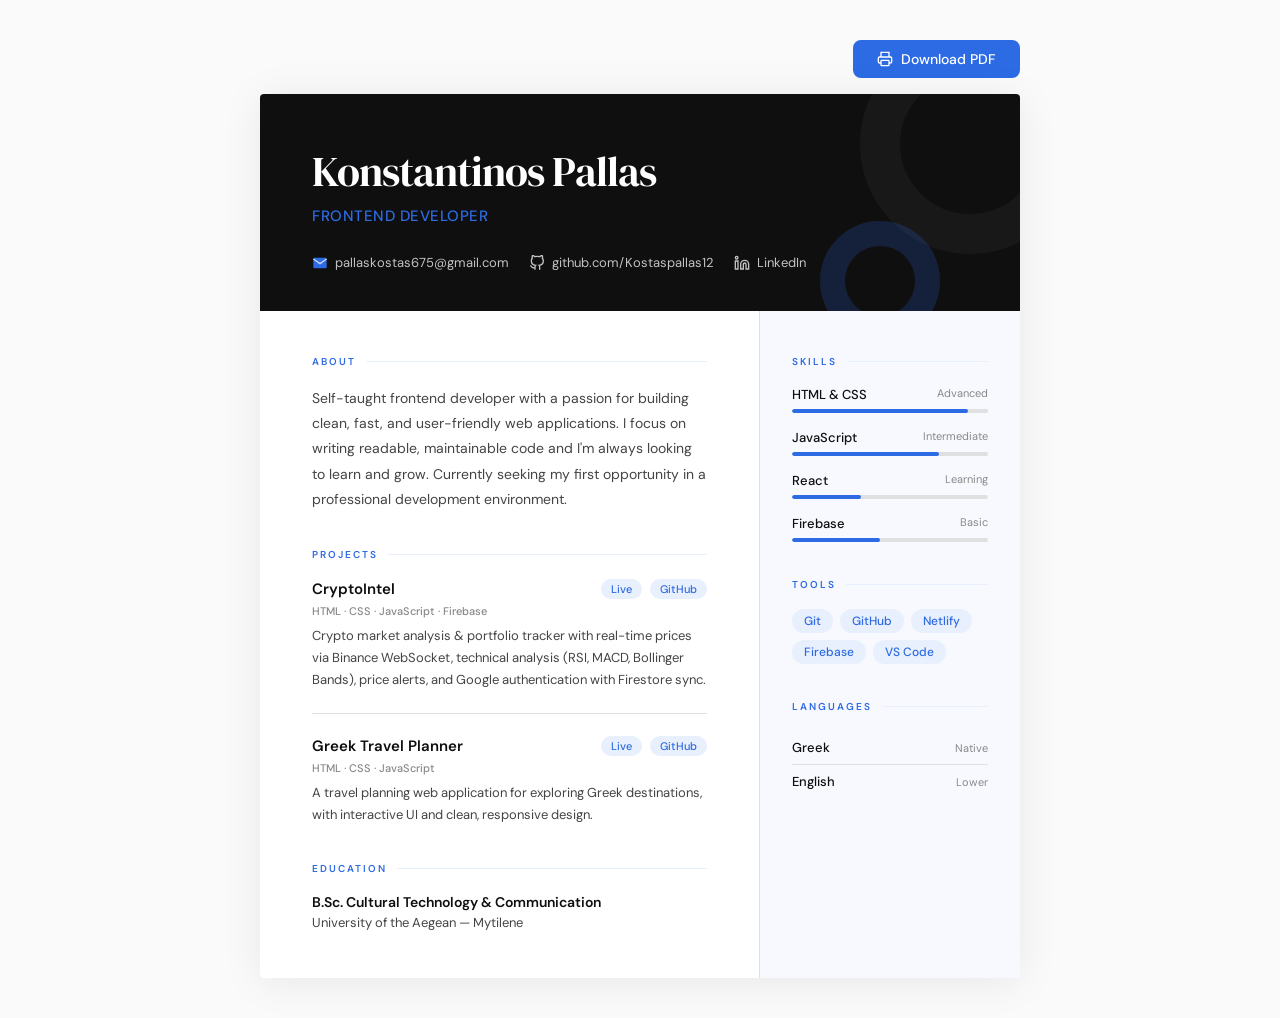
<file: cv.html>
<!DOCTYPE html>
<html lang="en">
<head>
<meta charset="UTF-8">
<meta name="viewport" content="width=device-width, initial-scale=1.0">
<title>Konstantinos Pallas — CV</title>
<link href="https://fonts.googleapis.com/css2?family=DM+Serif+Display&family=DM+Sans:wght@300;400;500;600&display=swap" rel="stylesheet">
<style>
  *, *::before, *::after { box-sizing: border-box; margin: 0; padding: 0; }

  :root {
    --ink: #0f0f0f;
    --ink-mid: #444;
    --ink-light: #888;
    --accent: #2d6be4;
    --accent-soft: #e8effd;
    --rule: #e0e0e0;
    --bg: #fafafa;
    --white: #ffffff;
  }

  body {
    font-family: 'DM Sans', sans-serif;
    background: var(--bg);
    color: var(--ink);
    min-height: 100vh;
    display: flex;
    flex-direction: column;
    align-items: center;
    padding: 40px 20px;
  }

  .page {
    background: var(--white);
    width: 100%;
    max-width: 760px;
    box-shadow: 0 4px 40px rgba(0,0,0,0.08);
    border-radius: 4px;
    overflow: hidden;
  }

  /* HEADER */
  .header {
    background: var(--ink);
    color: var(--white);
    padding: 48px 52px 40px;
    position: relative;
    overflow: hidden;
  }

  .header::before {
    content: '';
    position: absolute;
    top: -60px; right: -60px;
    width: 220px; height: 220px;
    border-radius: 50%;
    border: 40px solid rgba(255,255,255,0.04);
  }

  .header::after {
    content: '';
    position: absolute;
    bottom: -30px; right: 80px;
    width: 120px; height: 120px;
    border-radius: 50%;
    border: 25px solid rgba(45,107,228,0.2);
  }

  .header-name {
    font-family: 'DM Serif Display', serif;
    font-size: 42px;
    letter-spacing: -1px;
    margin-bottom: 6px;
    position: relative;
  }

  .header-role {
    color: var(--accent);
    font-size: 15px;
    font-weight: 500;
    letter-spacing: 0.5px;
    text-transform: uppercase;
    margin-bottom: 28px;
  }

  .header-contacts {
    display: flex;
    flex-wrap: wrap;
    gap: 20px;
  }

  .contact-item {
    display: flex;
    align-items: center;
    gap: 7px;
    font-size: 13px;
    color: rgba(255,255,255,0.75);
    text-decoration: none;
  }

  .contact-item:hover { color: white; }

  .contact-icon {
    width: 16px; height: 16px;
    fill: var(--accent);
    flex-shrink: 0;
  }

  /* BODY */
  .body {
    display: grid;
    grid-template-columns: 1fr 260px;
    min-height: 600px;
  }

  .main { padding: 44px 52px 44px 52px; border-right: 1px solid var(--rule); }
  .side { padding: 44px 32px; background: #f7f9ff; }

  /* SECTION */
  .section { margin-bottom: 36px; }
  .section:last-child { margin-bottom: 0; }

  .section-title {
    font-size: 10px;
    font-weight: 600;
    letter-spacing: 2px;
    text-transform: uppercase;
    color: var(--accent);
    margin-bottom: 18px;
    display: flex;
    align-items: center;
    gap: 10px;
  }

  .section-title::after {
    content: '';
    flex: 1;
    height: 1px;
    background: var(--accent-soft);
  }

  /* ABOUT */
  .about-text {
    font-size: 14px;
    line-height: 1.8;
    color: var(--ink-mid);
  }

  /* PROJECT */
  .project { margin-bottom: 22px; padding-bottom: 22px; border-bottom: 1px solid var(--rule); }
  .project:last-child { border-bottom: none; margin-bottom: 0; padding-bottom: 0; }

  .project-header {
    display: flex;
    justify-content: space-between;
    align-items: flex-start;
    margin-bottom: 5px;
  }

  .project-name {
    font-size: 15px;
    font-weight: 600;
    color: var(--ink);
  }

  .project-links { display: flex; gap: 8px; }

  .project-link {
    font-size: 11px;
    font-weight: 500;
    color: var(--accent);
    text-decoration: none;
    background: var(--accent-soft);
    padding: 3px 10px;
    border-radius: 20px;
  }

  .project-link:hover { background: var(--accent); color: white; }

  .project-tech {
    font-size: 11px;
    color: var(--ink-light);
    margin-bottom: 7px;
    font-weight: 500;
  }

  .project-desc {
    font-size: 13px;
    color: var(--ink-mid);
    line-height: 1.7;
  }

  /* SIDE SKILL */
  .skill-item { margin-bottom: 16px; }

  .skill-label {
    display: flex;
    justify-content: space-between;
    font-size: 13px;
    font-weight: 500;
    margin-bottom: 6px;
    color: var(--ink);
  }

  .skill-level {
    font-size: 11px;
    color: var(--ink-light);
    font-weight: 400;
  }

  .skill-bar {
    height: 4px;
    background: var(--rule);
    border-radius: 99px;
    overflow: hidden;
  }

  .skill-fill {
    height: 100%;
    background: var(--accent);
    border-radius: 99px;
  }

  /* TAG */
  .tag-list { display: flex; flex-wrap: wrap; gap: 7px; }

  .tag {
    font-size: 12px;
    font-weight: 500;
    background: var(--accent-soft);
    color: var(--accent);
    padding: 4px 12px;
    border-radius: 20px;
  }

  /* EDUCATION */
  .edu-degree {
    font-size: 14px;
    font-weight: 600;
    margin-bottom: 3px;
  }

  .edu-school {
    font-size: 13px;
    color: var(--ink-mid);
    margin-bottom: 3px;
  }

  .edu-date {
    font-size: 12px;
    color: var(--ink-light);
  }

  /* LANGUAGE */
  .lang-item {
    display: flex;
    justify-content: space-between;
    align-items: center;
    font-size: 13px;
    padding: 8px 0;
    border-bottom: 1px solid var(--rule);
    font-weight: 500;
  }

  .lang-item:last-child { border-bottom: none; }

  .lang-level {
    font-size: 11px;
    color: var(--ink-light);
    font-weight: 400;
  }

  /* PRINT BUTTON */
  .print-bar {
    max-width: 760px;
    width: 100%;
    display: flex;
    justify-content: flex-end;
    margin-bottom: 16px;
  }

  .print-btn {
    background: var(--accent);
    color: white;
    border: none;
    padding: 10px 24px;
    border-radius: 8px;
    font-size: 14px;
    font-weight: 500;
    cursor: pointer;
    font-family: 'DM Sans', sans-serif;
    display: flex;
    align-items: center;
    gap: 8px;
  }

  .print-btn:hover { background: #1a56cc; }

  @media print {
    body { background: white; padding: 0; }
    .print-bar { display: none; }
    .page { box-shadow: none; border-radius: 0; }
  }
</style>
</head>
<body>

<div class="print-bar">
  <button class="print-btn" onclick="window.print()">
    <svg width="16" height="16" fill="none" stroke="currentColor" stroke-width="2" viewBox="0 0 24 24">
      <path d="M6 9V2h12v7M6 18H4a2 2 0 01-2-2v-5a2 2 0 012-2h16a2 2 0 012 2v5a2 2 0 01-2 2h-2"/>
      <rect x="6" y="14" width="12" height="8" rx="1"/>
    </svg>
    Download PDF
  </button>
</div>

<div class="page">

  <!-- HEADER -->
  <div class="header">
    <div class="header-name">Konstantinos Pallas</div>
    <div class="header-role">Frontend Developer</div>
    <div class="header-contacts">
      <a href="mailto:pallaskostas675@gmail.com" class="contact-item">
        <svg class="contact-icon" viewBox="0 0 24 24"><path d="M4 4h16c1.1 0 2 .9 2 2v12c0 1.1-.9 2-2 2H4c-1.1 0-2-.9-2-2V6c0-1.1.9-2 2-2z"/><polyline points="22,6 12,13 2,6" fill="none" stroke="currentColor" stroke-width="2"/></svg>
        pallaskostas675@gmail.com
      </a>
      <a href="https://github.com/Kostaspallas12" target="_blank" class="contact-item">
        <svg class="contact-icon" viewBox="0 0 24 24"><path d="M9 19c-5 1.5-5-2.5-7-3m14 6v-3.87a3.37 3.37 0 00-.94-2.61c3.14-.35 6.44-1.54 6.44-7A5.44 5.44 0 0020 4.77 5.07 5.07 0 0019.91 1S18.73.65 16 2.48a13.38 13.38 0 00-7 0C6.27.65 5.09 1 5.09 1A5.07 5.07 0 005 4.77a5.44 5.44 0 00-1.5 3.78c0 5.42 3.3 6.61 6.44 7A3.37 3.37 0 009 18.13V22" fill="none" stroke="currentColor" stroke-width="2"/></svg>
        github.com/Kostaspallas12
      </a>
      <a href="https://www.linkedin.com/in/kwstas-pallas-05b54b203/" target="_blank" class="contact-item">
        <svg class="contact-icon" viewBox="0 0 24 24"><path d="M16 8a6 6 0 016 6v7h-4v-7a2 2 0 00-2-2 2 2 0 00-2 2v7h-4v-7a6 6 0 016-6zM2 9h4v12H2z" fill="none" stroke="currentColor" stroke-width="2"/><circle cx="4" cy="4" r="2" fill="none" stroke="currentColor" stroke-width="2"/></svg>
        LinkedIn
      </a>
    </div>
  </div>

  <div class="body">

    <!-- MAIN -->
    <div class="main">

      <div class="section">
        <div class="section-title">About</div>
        <p class="about-text">Self-taught frontend developer with a passion for building clean, fast, and user-friendly web applications. I focus on writing readable, maintainable code and I'm always looking to learn and grow. Currently seeking my first opportunity in a professional development environment.</p>
      </div>

      <div class="section">
        <div class="section-title">Projects</div>

        <div class="project">
          <div class="project-header">
            <div class="project-name">CryptoIntel</div>
            <div class="project-links">
              <a href="https://cryptointel1.firebaseapp.com/" target="_blank" class="project-link">Live</a>
              <a href="https://github.com/Kostaspallas12/cryptoapp" target="_blank" class="project-link">GitHub</a>
            </div>
          </div>
          <div class="project-tech">HTML · CSS · JavaScript · Firebase</div>
          <div class="project-desc">Crypto market analysis & portfolio tracker with real-time prices via Binance WebSocket, technical analysis (RSI, MACD, Bollinger Bands), price alerts, and Google authentication with Firestore sync.</div>
        </div>

        <div class="project">
          <div class="project-header">
            <div class="project-name">Greek Travel Planner</div>
            <div class="project-links">
              <a href="https://greek-travel-planner.netlify.app/" target="_blank" class="project-link">Live</a>
              <a href="https://github.com/Kostaspallas12/Greek-Travel-Planner" target="_blank" class="project-link">GitHub</a>
            </div>
          </div>
          <div class="project-tech">HTML · CSS · JavaScript</div>
          <div class="project-desc">A travel planning web application for exploring Greek destinations, with interactive UI and clean, responsive design.</div>
        </div>

      </div>

      <div class="section">
        <div class="section-title">Education</div>
        <div class="edu-degree">B.Sc. Cultural Technology & Communication</div>
        <div class="edu-school">University of the Aegean — Mytilene</div>
      </div>

    </div>

    <!-- SIDEBAR -->
    <div class="side">

      <div class="section">
        <div class="section-title">Skills</div>

        <div class="skill-item">
          <div class="skill-label">HTML & CSS <span class="skill-level">Advanced</span></div>
          <div class="skill-bar"><div class="skill-fill" style="width:90%"></div></div>
        </div>

        <div class="skill-item">
          <div class="skill-label">JavaScript <span class="skill-level">Intermediate</span></div>
          <div class="skill-bar"><div class="skill-fill" style="width:75%"></div></div>
        </div>

        <div class="skill-item">
          <div class="skill-label">React <span class="skill-level">Learning</span></div>
          <div class="skill-bar"><div class="skill-fill" style="width:35%"></div></div>
        </div>

        <div class="skill-item">
          <div class="skill-label">Firebase <span class="skill-level">Basic</span></div>
          <div class="skill-bar"><div class="skill-fill" style="width:45%"></div></div>
        </div>

      </div>

      <div class="section">
        <div class="section-title">Tools</div>
        <div class="tag-list">
          <span class="tag">Git</span>
          <span class="tag">GitHub</span>
          <span class="tag">Netlify</span>
          <span class="tag">Firebase</span>
          <span class="tag">VS Code</span>
        </div>
      </div>

      <div class="section">
        <div class="section-title">Languages</div>
        <div class="lang-item">
          Greek <span class="lang-level">Native</span>
        </div>
        <div class="lang-item">
          English <span class="lang-level">Lower</span>
        </div>
      </div>

    </div>
  </div>
</div>

</body>
</html>
</file>
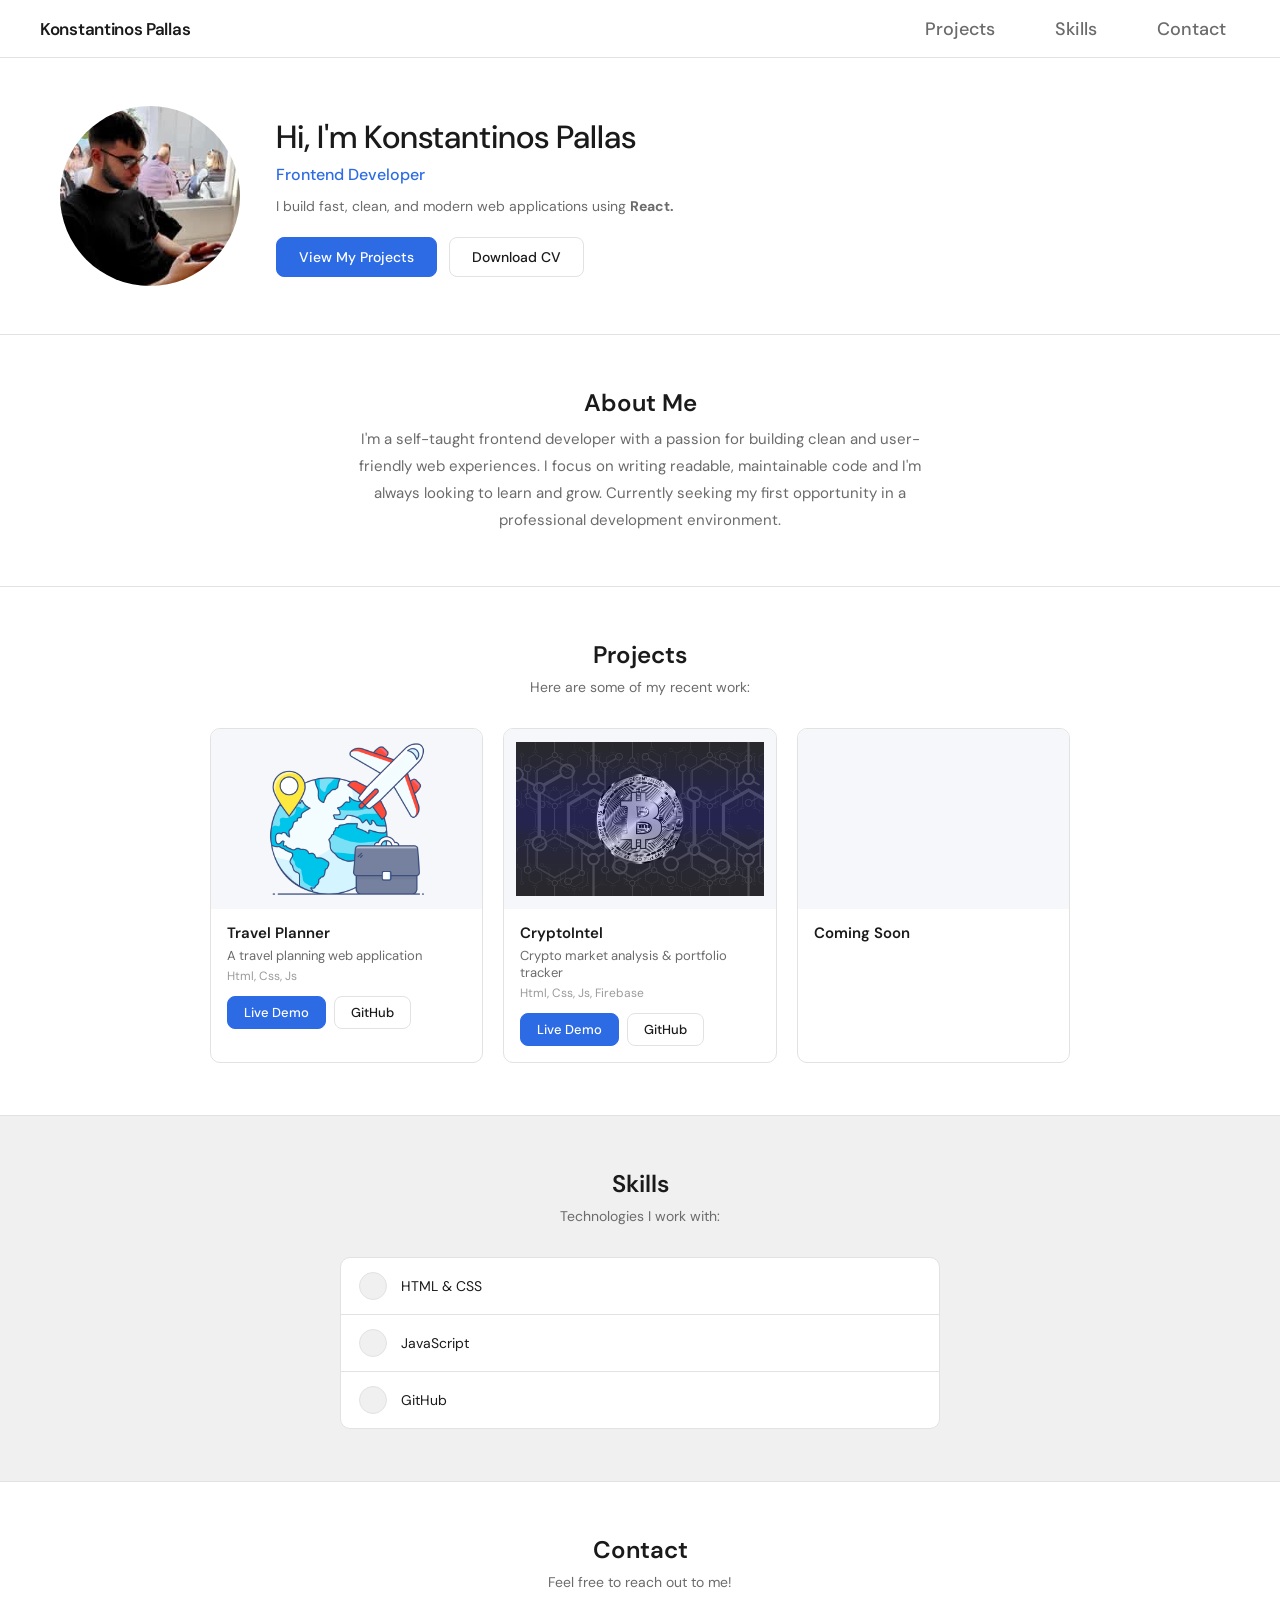
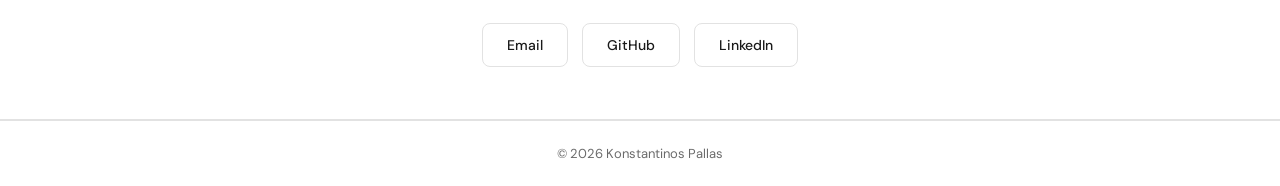
<file: index1.html>
<!DOCTYPE html>
<html lang="en">
<head>
    <meta charset="UTF-8">
    <meta name="viewport" content="width=device-width, initial-scale=1.0, maximum-scale=1.0">
    <title>My Portfolio</title>
    <link rel="icon" type="image/png" href="favicon.png">
    <!-- Google tag (gtag.js) -->
    <script async src="https://www.googletagmanager.com/gtag/js?id=G-DTH28MSZ29"></script>
    <script>
      window.dataLayer = window.dataLayer || [];
      function gtag(){dataLayer.push(arguments);}
      gtag('js', new Date());
      gtag('config', 'G-DTH28MSZ29');
    </script>
    <link rel="preconnect" href="https://fonts.googleapis.com">
    <link href="https://fonts.googleapis.com/css2?family=DM+Sans:wght@400;500;600&display=swap" rel="stylesheet">
    <link rel="stylesheet" href="style.css" />
</head>
<body>

<nav>
    <div class="logo">Konstantinos Pallas</div>
    <ul>
        <li><a href="#projects">Projects</a></li>
        <li><a href="#skills">Skills</a></li>
        <li><a href="#contact">Contact</a></li>
    </ul>
</nav>

<div class="hero">
    
     <img src="profile.jpg" class="hero-avatar" alt="Konstantinos Pallas" style="object-fit: cover;">
    <div class="hero-text">
        <h1>Hi, I'm Konstantinos Pallas</h1>
        <p class="hero-role">Frontend Developer</p>
        <p class="hero-bio">I build fast, clean, and modern web applications using <strong>React.</strong></p>
        <div class="hero-btns">
            <a href="#projects" class="btn btn-primary">View My Projects</a>
            <a href="cv.html" target="_blank" class="btn btn-outline">Download CV</a>
        </div>
    </div>
</div>

<section id="about">
    <h2>About Me</h2>
    <p>I'm a self-taught frontend developer with a passion for building clean and user-friendly web experiences. I focus on writing readable, maintainable code and I'm always looking to learn and grow. Currently seeking my first opportunity in a professional development environment.</p>
</section>

<section id="projects">
    <h2>Projects</h2>
    <p class="section-sub">Here are some of my recent work:</p>
    <div class="projects-grid">

        <div class="project-card">
            <img src="travel-planner.png" alt="Travel Planner" class="project-thumb">
            <div class="project-body">
                <h3>Travel Planner</h3>
                <p>A travel planning web application</p>
                <span>Html, Css, Js</span>
                <div class="project-btns">
                    <a href="https://greek-travel-planner.netlify.app/" target="_blank" class="btn btn-primary">Live Demo</a>
                    <a href="https://github.com/Kostaspallas12/Greek-Travel-Planner" target="_blank" class="btn btn-outline">GitHub</a>
                </div>
            </div>
        </div>

        <div class="project-card">
            <img src="cryptoapp.jpg" alt="CryptoIntel" class="project-thumb">
            <div class="project-body">
                <h3>CryptoIntel</h3>
                <p>Crypto market analysis & portfolio tracker</p>
                <span>Html, Css, Js, Firebase</span>
                <div class="project-btns">
                    <a href="https://cryptointel1.firebaseapp.com/" target="_blank" class="btn btn-primary">Live Demo</a>
                    <a href="https://github.com/Kostaspallas12/cryptoapp" target="_blank" class="btn btn-outline">GitHub</a>
                </div>
            </div>
        </div>

        <div class="project-card">
            <div class="project-thumb"></div>
            <div class="project-body">
                <h3>Coming Soon</h3>
            </div>
        </div>

    </div>
</section>

<section id="skills">
    <h2>Skills</h2>
    <p class="section-sub">Technologies I work with:</p>
    <div class="resume-list">
        <div class="resume-item">
            <div class="resume-dot"></div>
            <p>HTML & CSS</p>
        </div>
        <div class="resume-item">
            <div class="resume-dot"></div>
            <p>JavaScript</p>
        </div>
        <div class="resume-item">
            <div class="resume-dot"></div>
            <p>GitHub</p>
        </div>
    </div>
</section>

<section id="contact">
    <h2>Contact</h2>
    <p class="section-sub">Feel free to reach out to me!</p>
    <div class="contact-links">
        <a href="mailto:Pallaskostas675@gmail.com" class="contact-btn">Email</a>
        <a href="https://github.com/Kostaspallas12" target="_blank" class="contact-btn">GitHub</a>
        <a href="https://www.linkedin.com/in/kwstas-pallas-05b54b203/" target="_blank" class="contact-btn">LinkedIn</a>
    </div>
</section>

<footer>
    <p>© 2026 Konstantinos Pallas</p>
</footer>

</body>
</html>
</file>
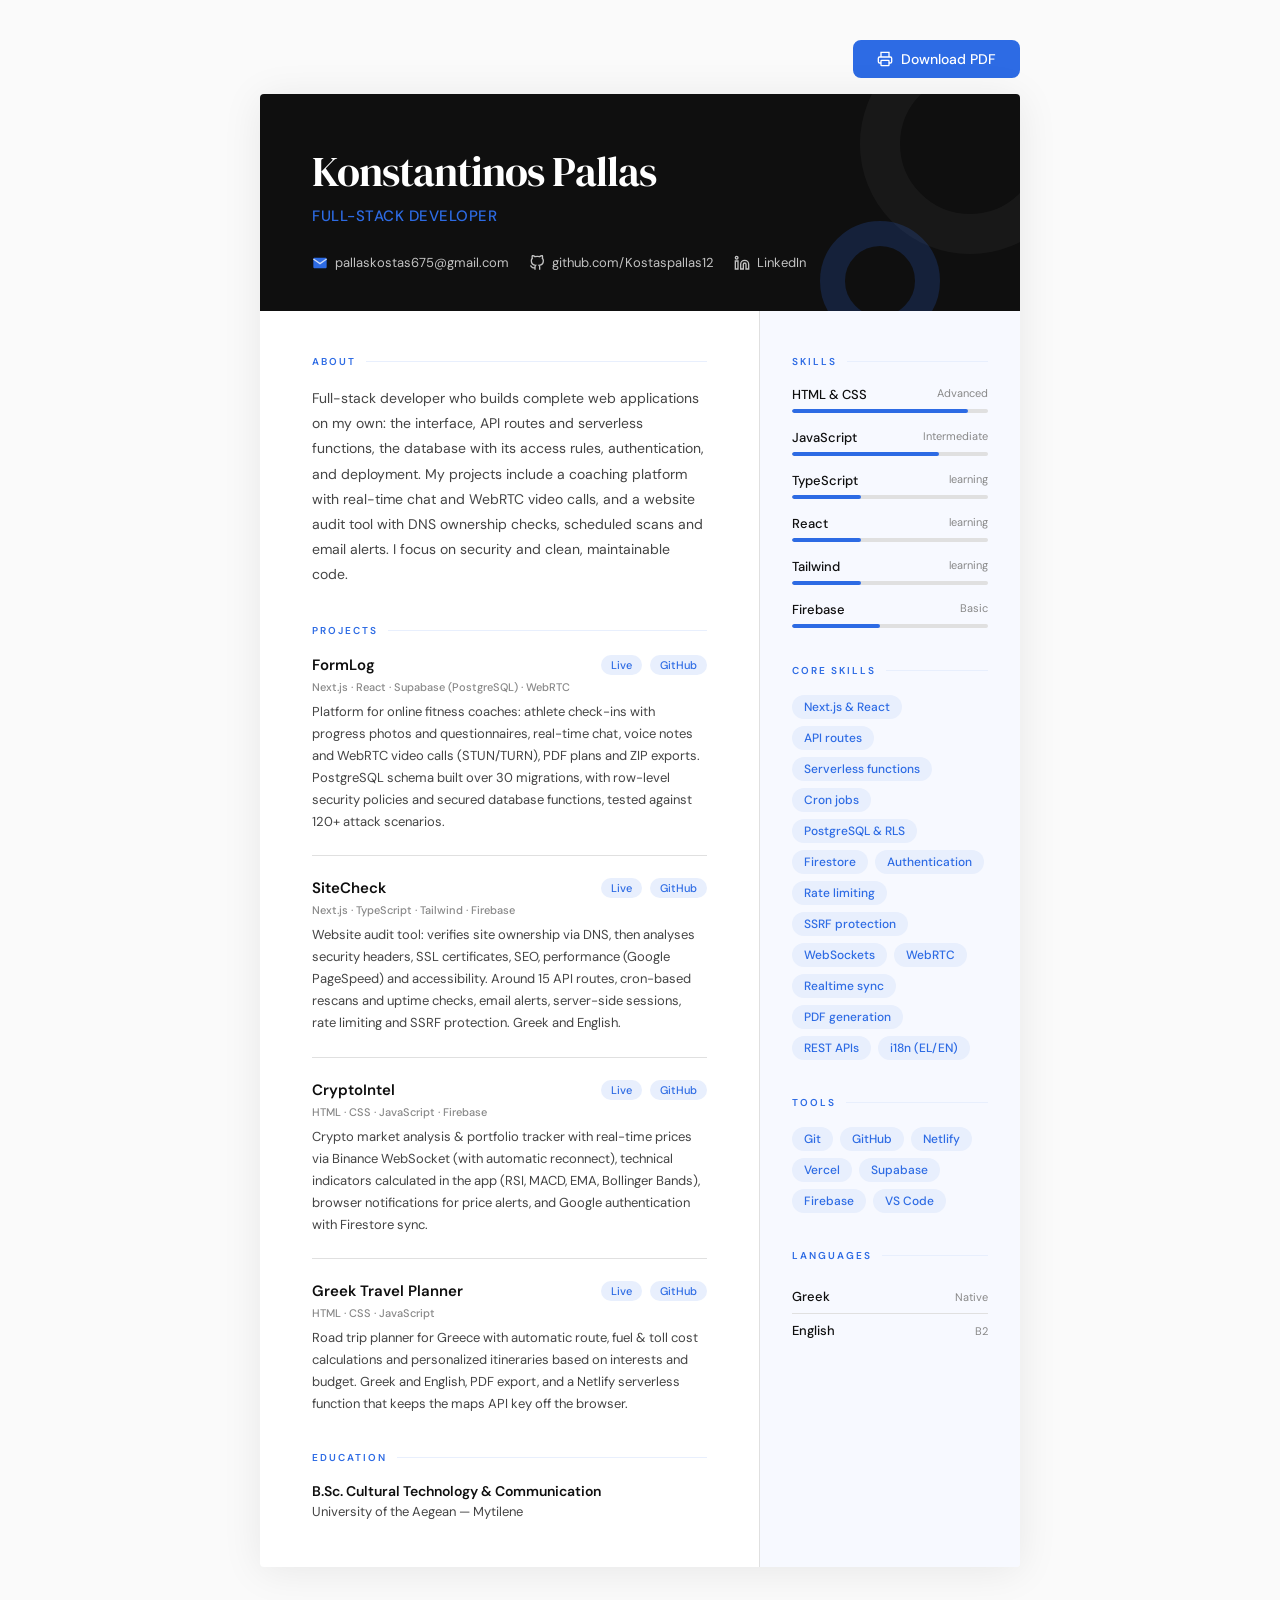
<file: public/cv.html>
<!DOCTYPE html>
<html lang="en">
<head>
<meta charset="UTF-8">
<meta name="viewport" content="width=device-width, initial-scale=1.0">
<title>Konstantinos Pallas — CV</title>
<link href="https://fonts.googleapis.com/css2?family=DM+Serif+Display&family=DM+Sans:wght@300;400;500;600&display=swap" rel="stylesheet">
<style>
  *, *::before, *::after { box-sizing: border-box; margin: 0; padding: 0; }

  :root {
    --ink: #0f0f0f;
    --ink-mid: #444;
    --ink-light: #888;
    --accent: #2d6be4;
    --accent-soft: #e8effd;
    --rule: #e0e0e0;
    --bg: #fafafa;
    --white: #ffffff;
  }

  body {
    font-family: 'DM Sans', sans-serif;
    background: var(--bg);
    color: var(--ink);
    min-height: 100vh;
    display: flex;
    flex-direction: column;
    align-items: center;
    padding: 40px 20px;
  }

  .page {
    background: var(--white);
    width: 100%;
    max-width: 760px;
    box-shadow: 0 4px 40px rgba(0,0,0,0.08);
    border-radius: 4px;
    overflow: hidden;
  }

  /* HEADER */
  .header {
    background: var(--ink);
    color: var(--white);
    padding: 48px 52px 40px;
    position: relative;
    overflow: hidden;
  }

  .header::before {
    content: '';
    position: absolute;
    top: -60px; right: -60px;
    width: 220px; height: 220px;
    border-radius: 50%;
    border: 40px solid rgba(255,255,255,0.04);
  }

  .header::after {
    content: '';
    position: absolute;
    bottom: -30px; right: 80px;
    width: 120px; height: 120px;
    border-radius: 50%;
    border: 25px solid rgba(45,107,228,0.2);
  }

  .header-name {
    font-family: 'DM Serif Display', serif;
    font-size: 42px;
    letter-spacing: -1px;
    margin-bottom: 6px;
    position: relative;
  }

  .header-role {
    color: var(--accent);
    font-size: 15px;
    font-weight: 500;
    letter-spacing: 0.5px;
    text-transform: uppercase;
    margin-bottom: 28px;
  }

  .header-contacts {
    display: flex;
    flex-wrap: wrap;
    gap: 20px;
  }

  .contact-item {
    display: flex;
    align-items: center;
    gap: 7px;
    font-size: 13px;
    color: rgba(255,255,255,0.75);
    text-decoration: none;
  }

  .contact-item:hover { color: white; }

  .contact-icon {
    width: 16px; height: 16px;
    fill: var(--accent);
    flex-shrink: 0;
  }

  /* BODY */
  .body {
    display: grid;
    grid-template-columns: 1fr 260px;
    min-height: 600px;
  }

  .main { padding: 44px 52px 44px 52px; border-right: 1px solid var(--rule); }
  .side { padding: 44px 32px; background: #f7f9ff; }

  /* SECTION */
  .section { margin-bottom: 36px; }
  .section:last-child { margin-bottom: 0; }

  .section-title {
    font-size: 10px;
    font-weight: 600;
    letter-spacing: 2px;
    text-transform: uppercase;
    color: var(--accent);
    margin-bottom: 18px;
    display: flex;
    align-items: center;
    gap: 10px;
  }

  .section-title::after {
    content: '';
    flex: 1;
    height: 1px;
    background: var(--accent-soft);
  }

  /* ABOUT */
  .about-text {
    font-size: 14px;
    line-height: 1.8;
    color: var(--ink-mid);
  }

  /* PROJECT */
  .project { margin-bottom: 22px; padding-bottom: 22px; border-bottom: 1px solid var(--rule); }
  .project:last-child { border-bottom: none; margin-bottom: 0; padding-bottom: 0; }

  .project-header {
    display: flex;
    justify-content: space-between;
    align-items: flex-start;
    margin-bottom: 5px;
  }

  .project-name {
    font-size: 15px;
    font-weight: 600;
    color: var(--ink);
  }

  .project-links { display: flex; gap: 8px; }

  .project-link {
    font-size: 11px;
    font-weight: 500;
    color: var(--accent);
    text-decoration: none;
    background: var(--accent-soft);
    padding: 3px 10px;
    border-radius: 20px;
  }

  .project-link:hover { background: var(--accent); color: white; }

  .project-tech {
    font-size: 11px;
    color: var(--ink-light);
    margin-bottom: 7px;
    font-weight: 500;
  }

  .project-desc {
    font-size: 13px;
    color: var(--ink-mid);
    line-height: 1.7;
  }

  /* SIDE SKILL */
  .skill-item { margin-bottom: 16px; }

  .skill-label {
    display: flex;
    justify-content: space-between;
    font-size: 13px;
    font-weight: 500;
    margin-bottom: 6px;
    color: var(--ink);
  }

  .skill-level {
    font-size: 11px;
    color: var(--ink-light);
    font-weight: 400;
  }

  .skill-bar {
    height: 4px;
    background: var(--rule);
    border-radius: 99px;
    overflow: hidden;
  }

  .skill-fill {
    height: 100%;
    background: var(--accent);
    border-radius: 99px;
  }

  /* TAG */
  .tag-list { display: flex; flex-wrap: wrap; gap: 7px; }

  .tag {
    font-size: 12px;
    font-weight: 500;
    background: var(--accent-soft);
    color: var(--accent);
    padding: 4px 12px;
    border-radius: 20px;
  }

  /* EDUCATION */
  .edu-degree {
    font-size: 14px;
    font-weight: 600;
    margin-bottom: 3px;
  }

  .edu-school {
    font-size: 13px;
    color: var(--ink-mid);
    margin-bottom: 3px;
  }

  .edu-date {
    font-size: 12px;
    color: var(--ink-light);
  }

  /* LANGUAGE */
  .lang-item {
    display: flex;
    justify-content: space-between;
    align-items: center;
    font-size: 13px;
    padding: 8px 0;
    border-bottom: 1px solid var(--rule);
    font-weight: 500;
  }

  .lang-item:last-child { border-bottom: none; }

  .lang-level {
    font-size: 11px;
    color: var(--ink-light);
    font-weight: 400;
  }

  /* PRINT BUTTON */
  .print-bar {
    max-width: 760px;
    width: 100%;
    display: flex;
    justify-content: flex-end;
    margin-bottom: 16px;
  }

  .print-btn {
    background: var(--accent);
    color: white;
    border: none;
    padding: 10px 24px;
    border-radius: 8px;
    font-size: 14px;
    font-weight: 500;
    cursor: pointer;
    font-family: 'DM Sans', sans-serif;
    display: flex;
    align-items: center;
    gap: 8px;
  }

  .print-btn:hover { background: #1a56cc; }

  @media print {
    body { background: white; padding: 0; }
    .print-bar { display: none; }
    .page { box-shadow: none; border-radius: 0; }

    .header { padding: 28px 52px 22px; }
    .body { min-height: auto; }
    .main { padding: 26px 52px; }
    .side { padding: 26px 32px; }
    .section { margin-bottom: 20px; }
    .section-title { margin-bottom: 12px; }
    .project { margin-bottom: 12px; padding-bottom: 12px; }
    .skill-item { margin-bottom: 10px; }
  }
</style>
</head>
<body>

<div class="print-bar">
  <button class="print-btn" onclick="window.print()">
    <svg width="16" height="16" fill="none" stroke="currentColor" stroke-width="2" viewBox="0 0 24 24">
      <path d="M6 9V2h12v7M6 18H4a2 2 0 01-2-2v-5a2 2 0 012-2h16a2 2 0 012 2v5a2 2 0 01-2 2h-2"/>
      <rect x="6" y="14" width="12" height="8" rx="1"/>
    </svg>
    Download PDF
  </button>
</div>

<div class="page">

  <!-- HEADER -->
  <div class="header">
    <div class="header-name">Konstantinos Pallas</div>
    <div class="header-role">Full-Stack Developer</div>
    <div class="header-contacts">
      <a href="mailto:pallaskostas675@gmail.com" class="contact-item">
        <svg class="contact-icon" viewBox="0 0 24 24"><path d="M4 4h16c1.1 0 2 .9 2 2v12c0 1.1-.9 2-2 2H4c-1.1 0-2-.9-2-2V6c0-1.1.9-2 2-2z"/><polyline points="22,6 12,13 2,6" fill="none" stroke="currentColor" stroke-width="2"/></svg>
        pallaskostas675@gmail.com
      </a>
      <a href="https://github.com/Kostaspallas12" target="_blank" class="contact-item">
        <svg class="contact-icon" viewBox="0 0 24 24"><path d="M9 19c-5 1.5-5-2.5-7-3m14 6v-3.87a3.37 3.37 0 00-.94-2.61c3.14-.35 6.44-1.54 6.44-7A5.44 5.44 0 0020 4.77 5.07 5.07 0 0019.91 1S18.73.65 16 2.48a13.38 13.38 0 00-7 0C6.27.65 5.09 1 5.09 1A5.07 5.07 0 005 4.77a5.44 5.44 0 00-1.5 3.78c0 5.42 3.3 6.61 6.44 7A3.37 3.37 0 009 18.13V22" fill="none" stroke="currentColor" stroke-width="2"/></svg>
        github.com/Kostaspallas12
      </a>
      <a href="https://www.linkedin.com/in/kwstas-pallas-05b54b203/" target="_blank" class="contact-item">
        <svg class="contact-icon" viewBox="0 0 24 24"><path d="M16 8a6 6 0 016 6v7h-4v-7a2 2 0 00-2-2 2 2 0 00-2 2v7h-4v-7a6 6 0 016-6zM2 9h4v12H2z" fill="none" stroke="currentColor" stroke-width="2"/><circle cx="4" cy="4" r="2" fill="none" stroke="currentColor" stroke-width="2"/></svg>
        LinkedIn
      </a>
    </div>
  </div>

  <div class="body">

    <!-- MAIN -->
    <div class="main">

      <div class="section">
        <div class="section-title">About</div>
        <p class="about-text">Full-stack developer who builds complete web applications on my own: the interface, API routes and serverless functions, the database with its access rules, authentication, and deployment. My projects include a coaching platform with real-time chat and WebRTC video calls, and a website audit tool with DNS ownership checks, scheduled scans and email alerts. I focus on security and clean, maintainable code.</p>
      </div>

      <div class="section">
        <div class="section-title">Projects</div>

        <div class="project">
          <div class="project-header">
            <div class="project-name">FormLog</div>
            <div class="project-links">
              <a href="https://formlog-rust.vercel.app" target="_blank" class="project-link">Live</a>
              <a href="https://github.com/Kostaspallas12/formlog-app" target="_blank" class="project-link">GitHub</a>
            </div>
          </div>
          <div class="project-tech">Next.js · React · Supabase (PostgreSQL) · WebRTC</div>
          <div class="project-desc">Platform for online fitness coaches: athlete check-ins with progress photos and questionnaires, real-time chat, voice notes and WebRTC video calls (STUN/TURN), PDF plans and ZIP exports. PostgreSQL schema built over 30 migrations, with row-level security policies and secured database functions, tested against 120+ attack scenarios.</div>
        </div>

        <div class="project">
          <div class="project-header">
            <div class="project-name">SiteCheck</div>
            <div class="project-links">
              <a href="https://sitecheck-gr.vercel.app/" target="_blank" class="project-link">Live</a>
              <a href="https://github.com/Kostaspallas12/sitecheck-gr" target="_blank" class="project-link">GitHub</a>
            </div>
          </div>
          <div class="project-tech">Next.js · TypeScript · Tailwind · Firebase</div>
          <div class="project-desc">Website audit tool: verifies site ownership via DNS, then analyses security headers, SSL certificates, SEO, performance (Google PageSpeed) and accessibility. Around 15 API routes, cron-based rescans and uptime checks, email alerts, server-side sessions, rate limiting and SSRF protection. Greek and English.</div>
        </div>

        <div class="project">
          <div class="project-header">
            <div class="project-name">CryptoIntel</div>
            <div class="project-links">
              <a href="https://cryptointel1.firebaseapp.com/" target="_blank" class="project-link">Live</a>
              <a href="https://github.com/Kostaspallas12/cryptoapp" target="_blank" class="project-link">GitHub</a>
            </div>
          </div>
          <div class="project-tech">HTML · CSS · JavaScript · Firebase</div>
          <div class="project-desc">Crypto market analysis & portfolio tracker with real-time prices via Binance WebSocket (with automatic reconnect), technical indicators calculated in the app (RSI, MACD, EMA, Bollinger Bands), browser notifications for price alerts, and Google authentication with Firestore sync.</div>
        </div>

        <div class="project">
          <div class="project-header">
            <div class="project-name">Greek Travel Planner</div>
            <div class="project-links">
              <a href="https://greek-travel-planner.netlify.app/" target="_blank" class="project-link">Live</a>
              <a href="https://github.com/Kostaspallas12/Greek-Travel-Planner" target="_blank" class="project-link">GitHub</a>
            </div>
          </div>
          <div class="project-tech">HTML · CSS · JavaScript</div>
          <div class="project-desc">Road trip planner for Greece with automatic route, fuel & toll cost calculations and personalized itineraries based on interests and budget. Greek and English, PDF export, and a Netlify serverless function that keeps the maps API key off the browser.</div>
        </div>

      </div>

      <div class="section">
        <div class="section-title">Education</div>
        <div class="edu-degree">B.Sc. Cultural Technology & Communication</div>
        <div class="edu-school">University of the Aegean — Mytilene</div>
      </div>

    </div>

    <!-- SIDEBAR -->
    <div class="side">

      <div class="section">
        <div class="section-title">Skills</div>

        <div class="skill-item">
          <div class="skill-label">HTML & CSS <span class="skill-level">Advanced</span></div>
          <div class="skill-bar"><div class="skill-fill" style="width:90%"></div></div>
        </div>

        <div class="skill-item">
          <div class="skill-label">JavaScript <span class="skill-level">Intermediate</span></div>
          <div class="skill-bar"><div class="skill-fill" style="width:75%"></div></div>
        </div>

        <div class="skill-item">
          <div class="skill-label">TypeScript <span class="skill-level">learning</span></div>
          <div class="skill-bar"><div class="skill-fill" style="width:35%"></div></div>
        </div>

        <div class="skill-item">
          <div class="skill-label">React <span class="skill-level">learning</span></div>
          <div class="skill-bar"><div class="skill-fill" style="width:35%"></div></div>
        </div>

        <div class="skill-item">
          <div class="skill-label">Tailwind <span class="skill-level">learning</span></div>
          <div class="skill-bar"><div class="skill-fill" style="width:35%"></div></div>
        </div>

        <div class="skill-item">
          <div class="skill-label">Firebase <span class="skill-level">Basic</span></div>
          <div class="skill-bar"><div class="skill-fill" style="width:45%"></div></div>
        </div>

      </div>

      <div class="section">
        <div class="section-title">Core Skills</div>
        <div class="tag-list">
          <span class="tag">Next.js &amp; React</span>
          <span class="tag">API routes</span>
          <span class="tag">Serverless functions</span>
          <span class="tag">Cron jobs</span>
          <span class="tag">PostgreSQL &amp; RLS</span>
          <span class="tag">Firestore</span>
          <span class="tag">Authentication</span>
          <span class="tag">Rate limiting</span>
          <span class="tag">SSRF protection</span>
          <span class="tag">WebSockets</span>
          <span class="tag">WebRTC</span>
          <span class="tag">Realtime sync</span>
          <span class="tag">PDF generation</span>
          <span class="tag">REST APIs</span>
          <span class="tag">i18n (EL/EN)</span>
        </div>
      </div>

      <div class="section">
        <div class="section-title">Tools</div>
        <div class="tag-list">
          <span class="tag">Git</span>
          <span class="tag">GitHub</span>
          <span class="tag">Netlify</span>
          <span class="tag">Vercel</span>
          <span class="tag">Supabase</span>
          <span class="tag">Firebase</span>
          <span class="tag">VS Code</span>
        </div>
      </div>

      <div class="section">
        <div class="section-title">Languages</div>
        <div class="lang-item">
          Greek <span class="lang-level">Native</span>
        </div>
        <div class="lang-item">
          English <span class="lang-level">B2</span>
        </div>
      </div>

    </div>
  </div>
</div>

</body>
</html>
</file>
<file: style.css>
* {
    margin: 0;
    padding: 0;
    box-sizing: border-box;
}

body {
    font-family: 'DM Sans', sans-serif;
    background-color: #f0f0f0;
    color: #1a1a1a;
    overflow-x: hidden;
}

html {
    scroll-behavior: smooth;
}

nav {
    background: #ffffff;
    border-bottom: 1px solid #e2e2e2;
    padding: 0 40px;
    height: 58px;
    display: flex;
    align-items: center;
    justify-content: space-between;
    position: sticky;
    top: 0;
    z-index: 100;
}

nav .logo {
    font-size: 17px;
    font-weight: 600;
    color: #1a1a1a;
    letter-spacing: -0.3px;
}

nav ul {
    list-style: none;
    display: flex;
    gap: 32px;
}

nav ul a {
    text-decoration: none;
    color: #6b6b6b;
    font-size: 18px;
    font-weight: 500;
    padding: 6px 14px;
    border-radius: 20px;
    transition: background 0.2s, color 0.2s;
}

nav ul a:hover {
    background: #f0f0f0;
    color: #1a1a1a;
}

.hero {
    background: #ffffff;
    border-bottom: 1px solid #e2e2e2;
    padding: 48px 60px;
    display: flex;
    align-items: center;
    gap: 36px;
}

.hero-avatar {
    width: 180px;
    height: 180px;
    border-radius: 50%;
    background: #c9d6e3;
    display: flex;
    align-items: center;
    justify-content: center;
    font-size: 45px;
    font-weight: 600;
    color: #ffffff;
    flex-shrink: 0;
}

.hero-text {
    min-width: 0;
    width: 100%;
}

.hero-text h1 {
    font-size: 32px;
    font-weight: 500;
    margin-bottom: 6px;
}

.hero-role {
    color: #2d6be4;
    font-size: 16px;
    font-weight: 500;
    margin-bottom: 12px;
}

.hero-bio {
    color: #6b6b6b;
    font-size: 14px;
    margin-bottom: 22px;
}

.hero-btns {
    display: flex;
    gap: 12px;
    flex-wrap: wrap;
}

.btn {
    display: inline-block;
    padding: 10px 22px;
    border-radius: 8px;
    font-size: 14px;
    font-weight: 500;
    text-decoration: none;
    cursor: pointer;
}

.btn-primary {
    background: #2d6be4;
    color: #ffffff;
    border: 1.5px solid #2d6be4;
}

.btn-primary:hover {
    background: #1a56cc;
}

.btn-outline {
    background: transparent;
    color: #1a1a1a;
    border: 1.5px solid #e2e2e2;
}

.btn-outline:hover {
    border-color: #b0b0b0;
}

section {
    width: 100%;
    padding: 52px 40px;
}

section h2 {
    font-size: 24px;
    font-weight: 600;
    text-align: center;
    margin-bottom: 8px;
}

#about {
    background: #ffffff;
    border-bottom: 1px solid #e2e2e2;
}

#about p {
    text-align: center;
    color: #6b6b6b;
    font-size: 15px;
    line-height: 1.8;
    max-width: 580px;
    margin: 0 auto;
}

#projects {
    background: #ffffff;
    border-bottom: 1px solid #e2e2e2;
}

.section-sub {
    text-align: center;
    color: #6b6b6b;
    font-size: 14px;
    margin-bottom: 32px;
}

.projects-grid {
    display: grid;
    grid-template-columns: repeat(3, 1fr);
    gap: 20px;
    max-width: 860px;
    margin: 0 auto;
}

.project-card {
    border: 1px solid #e2e2e2;
    border-radius: 10px;
    overflow: hidden;
    transition: transform 0.2s, box-shadow 0.2s;
}

.project-card:hover {
    transform: translateY(-4px);
    box-shadow: 0 8px 24px rgba(0, 0, 0, 0.08);
}

.project-thumb {
    width: 100%;
    height: 180px;
    object-fit: contain;
    background: #f5f7fa;
    display: block;
    padding: 12px;
}

.project-body {
    padding: 14px 16px 16px;
}

.project-body h3 {
    font-size: 15px;
    font-weight: 600;
    margin-bottom: 4px;
}

.project-body p {
    font-size: 13px;
    color: #6b6b6b;
    margin-bottom: 4px;
}

.project-body span {
    font-size: 12px;
    color: #9b9b9b;
    display: block;
    margin-bottom: 12px;
}

.project-btns {
    display: flex;
    gap: 8px;
}

.project-btns .btn {
    padding: 7px 16px;
    font-size: 13px;
}

#skills {
    background: #f0f0f0;
    border-bottom: 1px solid #e2e2e2;
}

.resume-list {
    max-width: 600px;
    margin: 0 auto;
    background: #ffffff;
    border: 1px solid #e2e2e2;
    border-radius: 10px;
    overflow: hidden;
}

.resume-item {
    display: flex;
    align-items: center;
    gap: 14px;
    padding: 14px 18px;
    border-bottom: 1px solid #e2e2e2;
}

.resume-item:last-child {
    border-bottom: none;
}

.resume-dot {
    width: 28px;
    height: 28px;
    border-radius: 50%;
    background: #f0f0f0;
    border: 1px solid #e2e2e2;
    flex-shrink: 0;
}

.resume-item p {
    font-size: 14px;
    color: #1a1a1a;
}

#contact {
    background: #ffffff;
    border-bottom: 1px solid #e2e2e2;
}

.contact-links {
    display: flex;
    gap: 14px;
    justify-content: center;
    flex-wrap: wrap;
}

.contact-btn {
    display: inline-block;
    padding: 12px 24px;
    background: #ffffff;
    border: 1px solid #e2e2e2;
    border-radius: 8px;
    font-size: 14px;
    font-weight: 500;
    text-decoration: none;
    color: #1a1a1a;
}

.contact-btn:hover {
    border-color: #b0b0b0;
}

footer {
    text-align: center;
    padding: 24px;
    color: #6b6b6b;
    font-size: 13px;
    border-top: 1px solid #e2e2e2;
    background: #ffffff;
}

/* ── RESPONSIVE ── */
@media (max-width: 768px) {

    nav {
        padding: 10px 16px;
        height: auto;
        min-height: 58px;
        flex-wrap: wrap;
        gap: 6px;
    }

    nav .logo {
        font-size: 14px;
    }

    nav ul {
        gap: 2px;
    }

    nav ul a {
        font-size: 13px;
        padding: 5px 8px;
    }

    .hero {
        flex-direction: column;
        align-items: flex-start;
        padding: 28px 20px;
        gap: 16px;
        width: 100%;
    }

    .hero-avatar {
        width: 80px;
        height: 80px;
        font-size: 24px;
    }

    .hero-text {
        width: 100%;
        min-width: 0;
    }

    .hero-text h1 {
        font-size: 22px;
        word-break: break-word;
    }

    .hero-role {
        font-size: 14px;
    }

    .hero-bio {
        font-size: 13px;
    }

    .hero-btns {
        flex-direction: column;
        gap: 10px;
        width: 100%;
    }

    .btn {
        text-align: center;
        width: 100%;
    }

    section {
        padding: 36px 20px;
    }

    #about p {
        text-align: left;
    }

    .projects-grid {
        grid-template-columns: 1fr;
        width: 100%;
    }

    .project-card {
        width: 100%;
    }

    .contact-links {
        flex-direction: column;
        align-items: stretch;
    }

    .contact-btn {
        text-align: center;
    }
}
</file>
